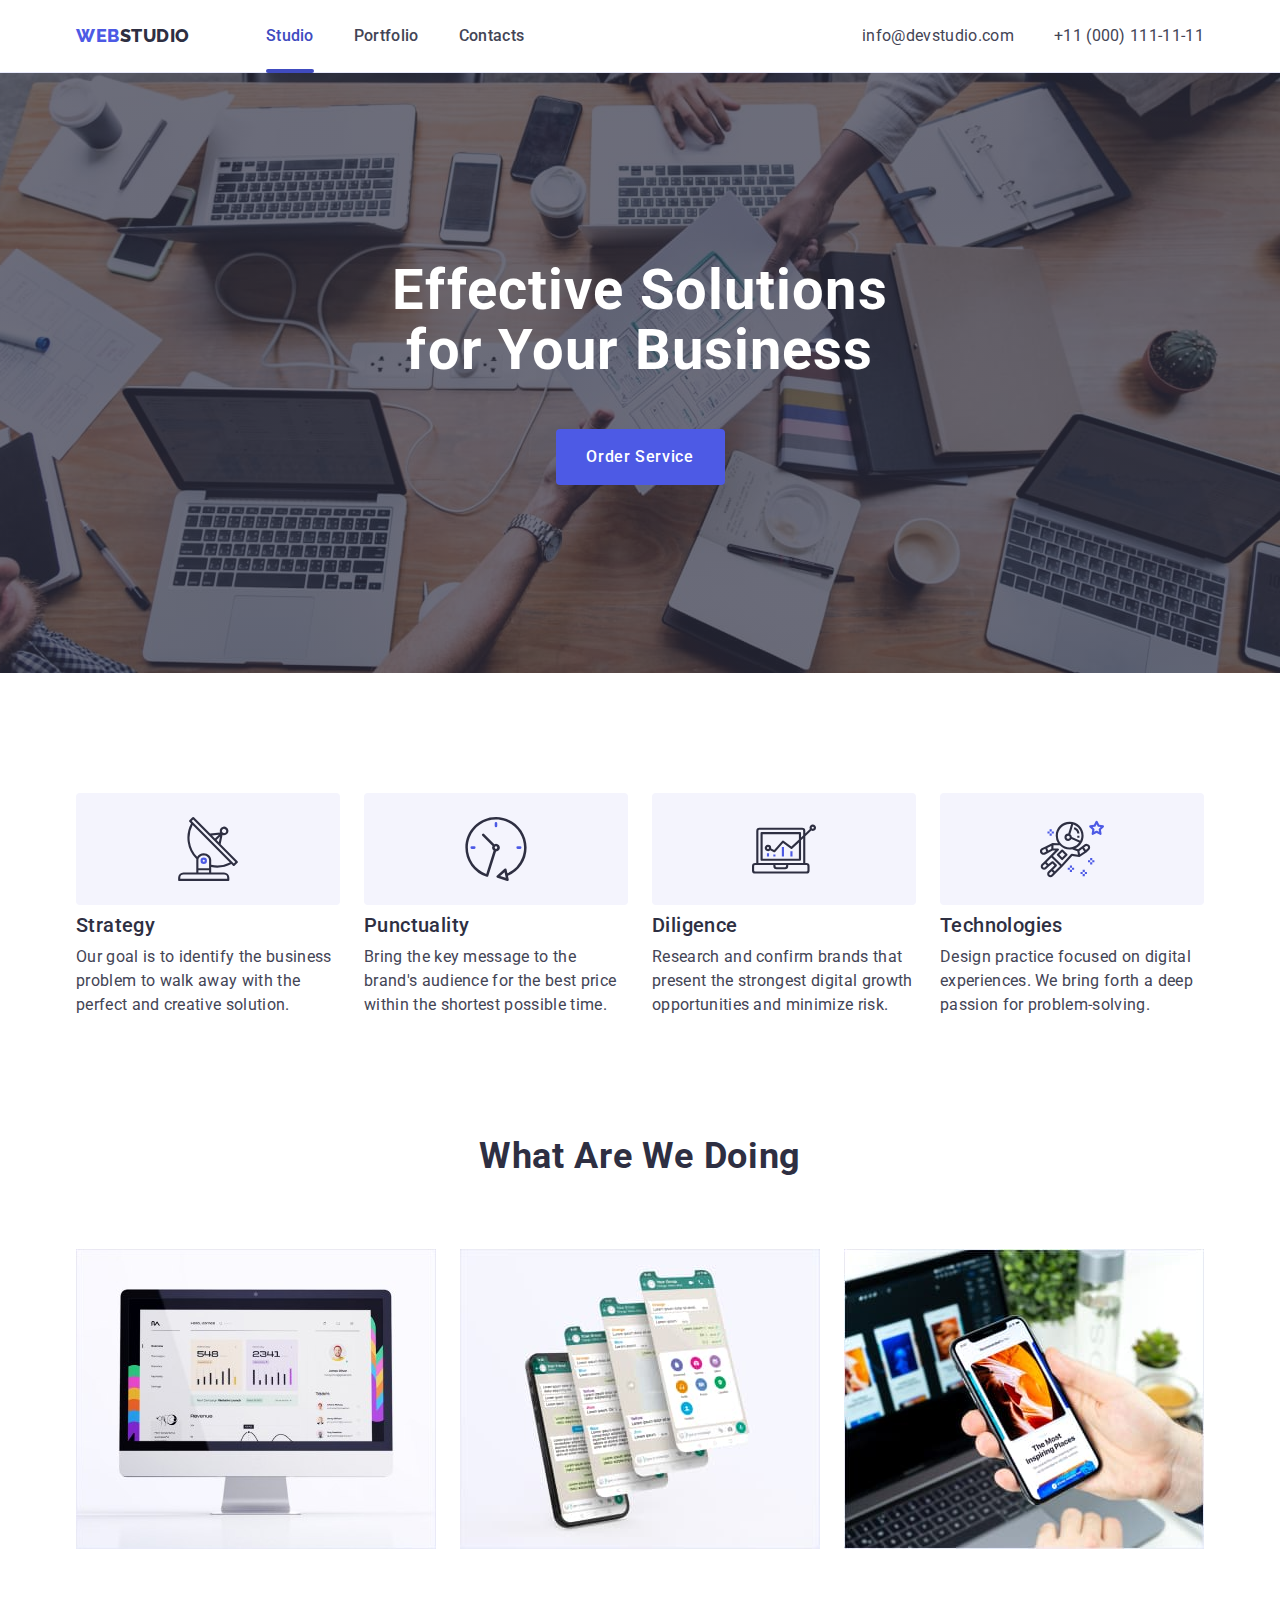
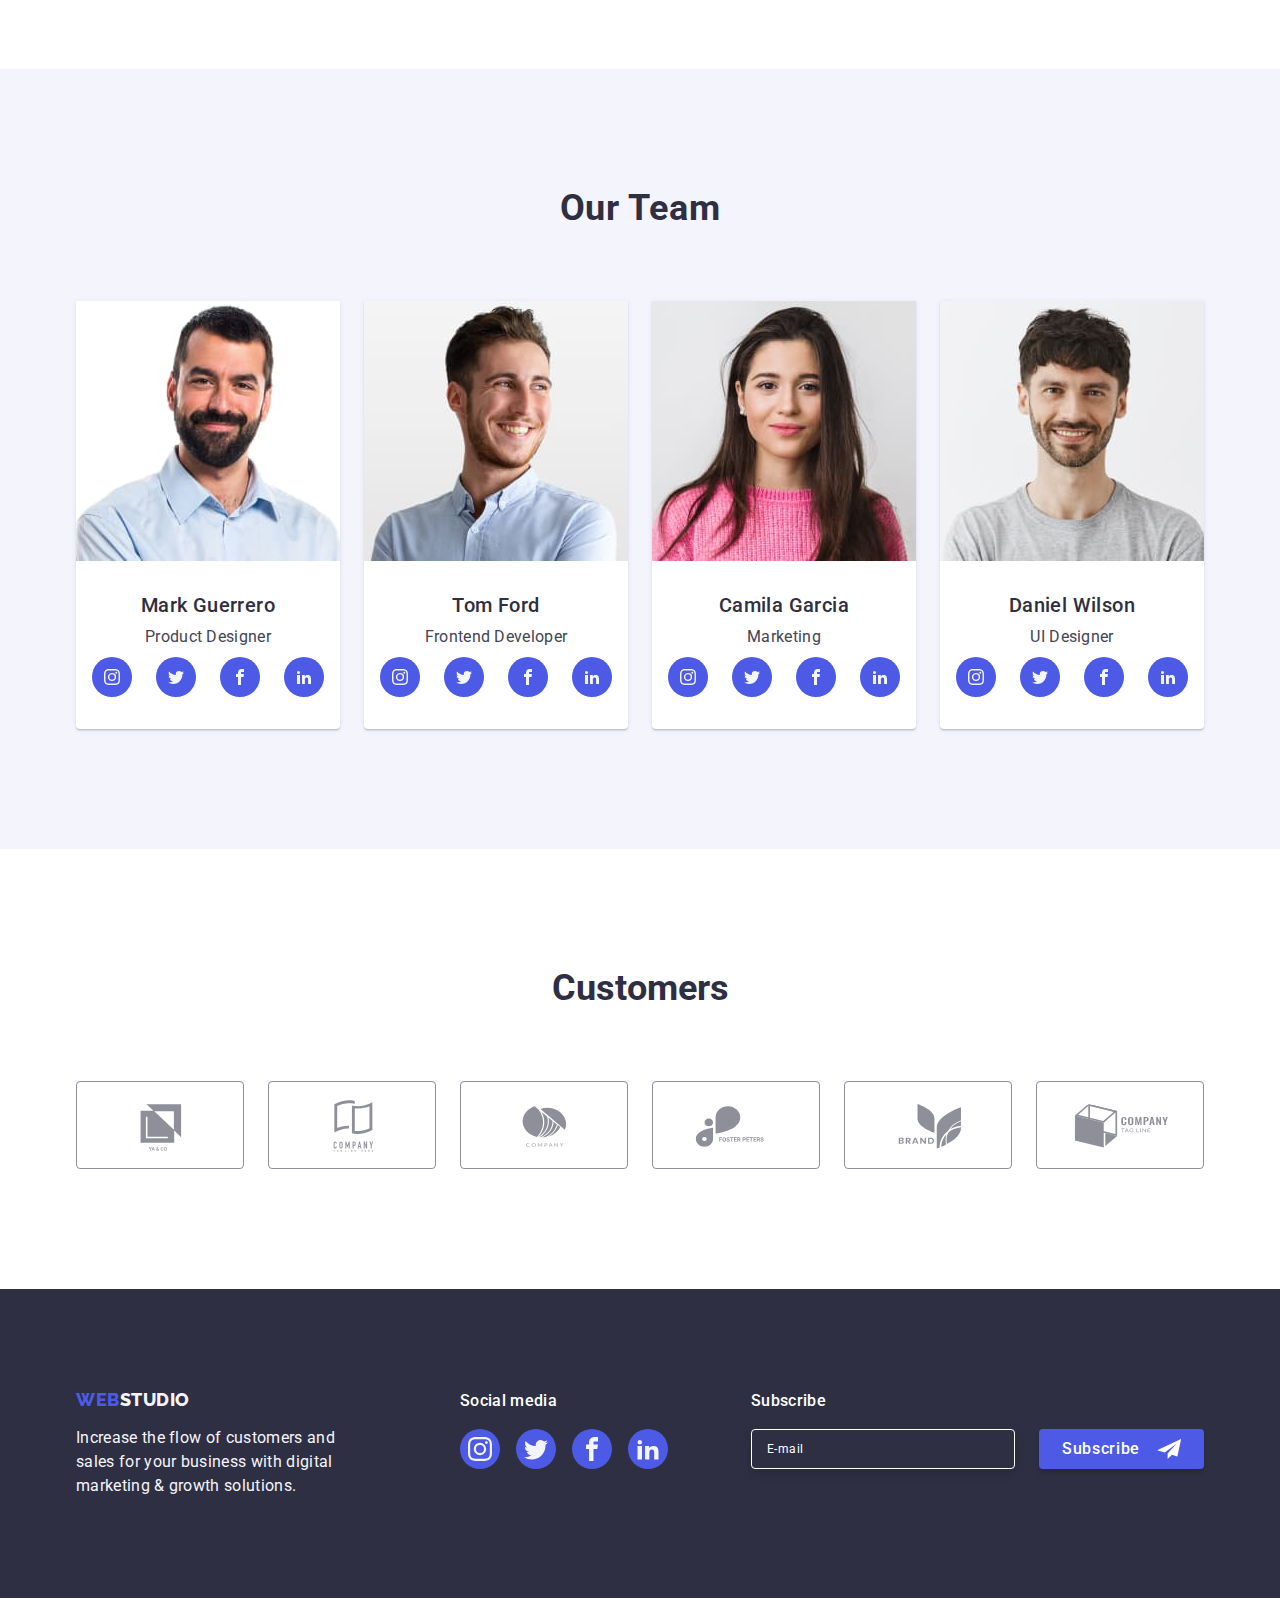
<file: index.html>
<!DOCTYPE html>
<html lang="en">

<head>
    <meta charset="UTF-8">
    <meta http-equiv="X-UA-Compatible" content="IE=edge">
    <meta name="viewport" content="width=device-width, initial-scale=1.0">
    <title>Document</title>
    <!--Fonts styles-->
    <link rel="preconnect" href="https://fonts.googleapis.com">
    <link rel="preconnect" href="https://fonts.gstatic.com" crossorigin>
    <link href="https://fonts.googleapis.com/css2?family=Raleway:wght@800&family=Roboto:wght@400;500;700&display=swap"
        rel="stylesheet">
    <link rel="stylesheet"
        href="https://cdnjs.cloudflare.com/ajax/libs/modern-normalize/1.1.0/modern-normalize.min.css">
    <!--Custom styles-->
    <link rel="stylesheet" href="./css/styles.css">
</head>

<body>
    <header class="head">
        <!--Logo-->
        <div class="container main-nav">
            <nav class="main-nav">
                <a href="index.html" class="logo link"> Web <span class="logo-item">Studio</span></a> <!--Logo-->
                <!--Menu Nav-->
                <ul class="menu-nav list">
                    <li class="item "><a href="./index.html" class="link active">Studio</a></li>
                    <li class="item"><a href="./portfolio.html" class="link">Portfolio</a></li>
                    <li class="item"><a href="" class="link">Contacts</a></li>
                </ul>
            </nav>
            <address class="address list">
                <ul class="contacts list">
                    <li class="item">
                        <a href="mailto:info@devstudio.com" class="link">info@devstudio.com</a>
                    </li>
                    <li class="item">
                        <a href="tel:+110001111111" class="link">+11 (000) 111-11-11</a>
                    </li>
                </ul>
            </address>
        </div>
    </header>
    <main>
        <!--Hero image-->
        <section class="page">
            <div class="container">
                <h1 class="title-logo">Effective Solutions for Your Business </h1>
                <button type="button" class="page-but" data-modal-open>Order Service</button>
            </div>

        </section>
        <!--section 1-->
        <section class="section-ab">
            <div class="container">
                <h2 class="slogan" hidden> Eror</h2>
                <ul class="list-ab list">
                    <!--Feature 1-->
                    <li class="item">
                        <div class="icon"><svg class="" width="64" height="64">
                                <use href="./images/icons.svg#icon-antenna"></use>
                            </svg></div>
                        <h3 class="title-fr">Strategy</h3>
                        <p class="paragraf">
                            Our goal is to identify the business problem to walk away with the perfect and creative
                            solution.
                        </p>
                    </li>
                    <!--Feature 2-->
                    <li class="item">
                        <div class="icon"><svg class="" width="64" height="64">
                                <use href="./images/icons.svg#icon-clock"></use>
                            </svg></div>
                        <h3 class="title-fr">Punctuality</h3>
                        <p class="paragraf">
                            Bring the key message to the brand's audience for the best price within the shortest
                            possible time.
                        </p>
                    </li>
                    <!--Feature 3-->
                    <li class="item">
                        <div class="icon"><svg class="" width="64" height="64">
                                <use href="./images/icons.svg#icon-diagram"></use>
                            </svg></div>

                        <h3 class="title-fr">Diligence</h3>
                        <p class="paragraf">
                            Research and confirm brands that present the strongest digital growth opportunities and
                            minimize risk.
                        </p>
                    </li>
                    <!--Feature 4-->
                    <li class="item">
                        <div class="icon"><svg class="" width="64" height="64">
                                <use href="./images/icons.svg#icon-astronaut"></use>
                            </svg></div>
                        <h3 class="title-fr">Technologies</h3>
                        <p class="paragraf">Design practice focused on digital experiences. We bring forth a deep
                            passion for problem-solving.</p>
                    </li>
                </ul>
            </div>
        </section>
        <!--section 2-->
        <section class="section-prod">
            <div class="container">
                <h2 class="title-ab-me">What are we doing</h2>
                <ul class="product list">
                    <li class="item"><img src="./images/Section2/Rectangle71-2.jpg" alt="Imac" width="360"></li>
                    <li class="item"><img src="./images/Section2/Rectangle71-1.jpg"
                            alt="Phone in which the functionality of the application is shown" width="360">
                    </li>
                    <li class="item"><img src="./images/Section2/Rectangle71.jpg"
                            alt="Phone in the foreground. On the back of a laptop" width="360">
                    </li>
                </ul>
            </div>
        </section>
        <!--section 3-->
        <section class="team">
            <div class="container">
                <h2 class="title-team">Our Team</h2>
                <ul class="team-li list">
                    <li class="item">
                        <img src="./images/Section3/img-3.jpg" alt="Man" width="264">
                        <div class="name">
                            <h3 class="title-team-name list">Mark Guerrero</h3>
                            <p class="paragraf list">Product Designer</p>
                            <ul class="social list">
                                <li class="list">
                                    <a href="" class="icon" target="_blank" rel="noopener noreferrer"
                                        aria-label="Instagram">
                                        <svg width="16" height="16" class="label">
                                            <use href="./images/icons.svg#icon-instagram"></use>
                                        </svg>
                                    </a>
                                </li>
                                <li class="list">
                                    <a href="" class="icon" target="_blank" rel="noopener noreferrer"
                                        aria-label="Twitter">
                                        <svg width="16" height="16" class="label">
                                            <use href="./images/icons.svg#icon-twitter"></use>
                                        </svg>
                                    </a>
                                </li>
                                <li class="list">
                                    <a href="" class="icon" target="_blank" rel="noopener noreferrer"
                                        aria-label="Facebook">
                                        <svg width="16" height="16" class="label">
                                            <use href="./images/icons.svg#icon-facebook"> </use>
                                        </svg>
                                    </a>
                                </li>
                                <li class="list">
                                    <a href="" class="icon" target="_blank" rel="noopener noreferrer"
                                        aria-label="Linkedin">
                                        <svg width="16" height="16" class="label">
                                            <use href="./images/icons.svg#icon-linkedin"> </use>
                                        </svg>
                                    </a>
                                </li>
                            </ul>
                        </div>

                    </li>
                    <li class="item">
                        <img src="./images/Section3/img-2.jpg" alt="Man" width="264">
                        <div class="name">
                            <h3 class="title-team-name list">Tom Ford</h3>
                            <p class="paragraf list">Frontend Developer</p>
                            <ul class="social list">
                                <li class="list">
                                    <a href="" class="icon" target="_blank" rel="noopener noreferrer"
                                        aria-label="Instagram">
                                        <svg width="16" height="16" class="label">
                                            <use href="./images/icons.svg#icon-instagram"></use>
                                        </svg>
                                    </a>
                                </li>
                                <li class="list">
                                    <a href="" class="icon" target="_blank" rel="noopener noreferrer"
                                        aria-label="Twitter">
                                        <svg width="16" height="16" class="label">
                                            <use href="./images/icons.svg#icon-twitter"></use>
                                        </svg>
                                    </a>
                                </li>
                                <li class="list">
                                    <a href="" class="icon" target="_blank" rel="noopener noreferrer"
                                        aria-label="Facebook">
                                        <svg width="16" height="16" class="label">
                                            <use href="./images/icons.svg#icon-facebook"> </use>
                                        </svg>
                                    </a>
                                </li>
                                <li class="list">
                                    <a href="" class="icon" target="_blank" rel="noopener noreferrer"
                                        aria-label="Linkedin">
                                        <svg width="16" height="16" class="label">
                                            <use href="./images/icons.svg#icon-linkedin"> </use>
                                        </svg>
                                    </a>
                                </li>
                            </ul>
                        </div>
                    </li>
                    <li class="item">
                        <img src="./images/Section3/img-1.jpg" alt="Women" width="264">
                        <div class="name">
                            <h3 class="title-team-name list">Camila Garcia</h3>
                            <p class="paragraf list">Marketing</p>
                            <ul class="social list">
                                <li class="list">
                                    <a href="" class="icon" target="_blank" rel="noopener noreferrer"
                                        aria-label="Instagram">
                                        <svg width="16" height="16" class="label">
                                            <use href="./images/icons.svg#icon-instagram"></use>
                                        </svg>
                                    </a>
                                </li>
                                <li class="list">
                                    <a href="" class="icon" target="_blank" rel="noopener noreferrer"
                                        aria-label="Twitter">
                                        <svg width="16" height="16" class="label">
                                            <use href="./images/icons.svg#icon-twitter"></use>
                                        </svg>
                                    </a>
                                </li>
                                <li class="list">
                                    <a href="" class="icon" target="_blank" rel="noopener noreferrer"
                                        aria-label="Facebook">
                                        <svg width="16" height="16" class="label">
                                            <use href="./images/icons.svg#icon-facebook"> </use>
                                        </svg>
                                    </a>
                                </li>
                                <li class="list">
                                    <a href="" class="icon" target="_blank" rel="noopener noreferrer"
                                        aria-label="Linkedin">
                                        <svg width="16" height="16" class="label">
                                            <use href="./images/icons.svg#icon-linkedin"> </use>
                                        </svg>
                                    </a>
                                </li>
                            </ul>
                        </div>
                    </li>
                    <li class="item">
                        <img src="./images/Section3/img.jpg" alt="Man" width="264">
                        <div class="name">
                            <h3 class="title-team-name list">Daniel Wilson</h3>
                            <p class="paragraf list">UI Designer</p>
                            <ul class="social list">
                                <li class="list">
                                    <a href="" class="icon" target="_blank" rel="noopener noreferrer"
                                        aria-label="Instagram">
                                        <svg width="16" height="16" class="label">
                                            <use href="./images/icons.svg#icon-instagram"></use>
                                        </svg>
                                    </a>
                                </li>
                                <li class="list">
                                    <a href="" class="icon" target="_blank" rel="noopener noreferrer"
                                        aria-label="Twitter">
                                        <svg width="16" height="16" class="label">
                                            <use href="./images/icons.svg#icon-twitter"></use>
                                        </svg>
                                    </a>
                                </li>
                                <li class="list">
                                    <a href="" class="icon" target="_blank" rel="noopener noreferrer"
                                        aria-label="Facebook">
                                        <svg width="16" height="16" class="label">
                                            <use href="./images/icons.svg#icon-facebook"> </use>
                                        </svg>
                                    </a>
                                </li>
                                <li class="list">
                                    <a href="" class="icon" target="_blank" rel="noopener noreferrer"
                                        aria-label="Linkedin">
                                        <svg width="16" height="16" class="label">
                                            <use href="./images/icons.svg#icon-linkedin"> </use>
                                        </svg>
                                    </a>
                                </li>
                            </ul>
                        </div>
                    </li>
                </ul>
            </div>
        </section>
        <section class="customers">
            <div class="container">
                <h2 class="title  list">Customers</h2>
                <ul class="clients list">
                    <li class="item">
                        <a href="" class="link" target="_blank" rel="noopener noreferrer" aria-label="client-1">
                            <svg class="icon" width="104" height="56">
                                <use href="./images/icons.svg#icon-Logo"></use>
                            </svg>
                        </a>
                    </li>
                    <li class="item">
                        <a href="" class="link" target="_blank" rel="noopener noreferrer" aria-label="client-2">
                            <svg class="icon" width="104" height="56">
                                <use href="./images/icons.svg#icon-Logo-1"></use>
                            </svg>
                        </a>
                    </li>
                    <li class="item">
                        <a href="" class="link" target="_blank" rel="noopener noreferrer" aria-label="client-3">
                            <svg class="icon" width="104" height="56">
                                <use href="./images/icons.svg#icon-Logo-2"></use>
                            </svg>
                        </a>
                    </li>
                    <li class="item">
                        <a href="" class="link" target="_blank" rel="noopener noreferrer" aria-label="client-4">
                            <svg class="icon" width="104" height="56">
                                <use href="./images/icons.svg#icon-Logo-3"></use>
                            </svg>
                        </a>
                    </li>
                    <li class="item">
                        <a href="" class="link" target="_blank" rel="noopener noreferrer" aria-label="client-5">
                            <svg class="icon" width="104" height="56">
                                <use href="./images/icons.svg#icon-Logo-4"></use>
                            </svg>
                        </a>
                    </li>
                    <li class="item">
                        <a href="" class="link" target="_blank" rel="noopener noreferrer" aria-label="client-6">
                            <svg class="icon" width="104" height="56">
                                <use href="./images/icons.svg#icon-Logo-5"></use>
                            </svg>
                        </a>
                    </li>
                </ul>
            </div>
        </section>
    </main>
    <!--footer-->
    <footer class="footer">
        <div class="main-footer container">
            <div class="description"><a href="./index.html" class="logo-fr list">Web<span
                        class="logo-item">Studio</span> </a>
                <!--Logo-->
                <p class="fr-text list">Increase the flow of customers and sales for your business with digital
                    marketing &
                    growth solutions.</p>
            </div>
            <div class="social-ft">
                <p class="title list">Social media</p>
                <ul class="social list">
                    <li class="item">
                        <a href="" class="icon" target="_blank" rel="noopener noreferrer" aria-label="Instagram">
                            <svg width="24" height="24" class="label">
                                <use href="./images/icons.svg#icon-instagram"></use>
                            </svg>
                        </a>
                    </li>
                    <li class="item">
                        <a href="" class="icon" target="_blank" rel="noopener noreferrer" aria-label="Twitter">
                            <svg width="24" height="24" class="label">
                                <use href="./images/icons.svg#icon-twitter"></use>
                            </svg>
                        </a>
                    </li>
                    <li class="item">
                        <a href="" class="icon" target="_blank" rel="noopener noreferrer" aria-label="Facebook">
                            <svg width="24" height="24" class="label">
                                <use href="./images/icons.svg#icon-facebook"> </use>
                            </svg>
                        </a>
                    </li>
                    <li class="item">
                        <a href="" class="icon" target="_blank" rel="noopener noreferrer" aria-label="Linkedin">
                            <svg width="24" height="24" class="label">
                                <use href="./images/icons.svg#icon-linkedin"> </use>
                            </svg>
                        </a>
                    </li>
                </ul>
            </div>
            <div class="e-mail">
                <p class="title list">Subscribe</p>
                <form class="subscribe" autocomplete="on" novalidate>
                    <label class="form-sub">
                        <input type="email" class="form-input" placeholder=" ">
                        <span class="name">E-mail</span>
                    </label>

                    <button type="submit" class="btn">Subscribe
                        <svg class="icon" width="24" height="20">
                            <use href="./images/icons.svg#icon-tg"></use>
                        </svg></button>
                </form>
            </div>

        </div>
    </footer>
    <!-- backdrop -->
    <div class="backdrop is-hidden" data-modal>
        <div class="modal">
            <button class="btn" type="button" data-modal-close><svg class="icon" width="8" height="8">
                    <use href="./images/icons.svg#icon-close"></use>
                </svg></button>
            <h2 class="paragraf list">Leave your contacts and we will call you back</h2>
            <form name="call-back" autocomplete="on" novalidate class="call-back">
                <label class="form-field" for="name">Name</label>
                <div class="form"><input type="text" name="name" class="form-input" id="name">
                    <svg class="icon" width="18" height="24">
                        <use href="./images/icons.svg#icon-person"></use>
                    </svg>
                </div>
                <label class="form-field" for="phone">Phone </label>
                <div class="form"><input type="tel" name="phone" class="form-input" id="phone">
                    <svg class="icon" width="18" height="24">
                        <use href="./images/icons.svg#icon-phone"></use>
                    </svg>
                </div>
                <label class="form-field" for="email">Email </label>
                <div class="form"><input type="email" name="email" class="form-input" id="email">
                    <svg class="icon" width="18" height="24">
                        <use href="./images/icons.svg#icon-email"></use>
                    </svg>
                </div>
                <label class="form-field" for="cmt">Comment </label> <textarea name="comment" rows="7"
                    placeholder="Text input" class="form-input-cmd"></textarea>
            </form>
            <label class="check">
                <input type="checkbox" name="checkbox" class="check-input" id="cmt">
                <svg class="custom-check" width="16" height="16">
                    <use href="./images/icons.svg#icon-uncheked" class="unchecked"></use>
                    <use href="./images/icons.svg#icon-cheked" class="checked"></use>
                </svg>
                <span class="text">I accept the terms and conditions of the <a href="" class="link">Privacy
                        Policy</a>
                </span>
            </label>
            <button type="submit" class="btn-send">Send</button>
        </div>
    </div>
    <script src="./js/modal.js"></script>
</body>

</html>
</file>
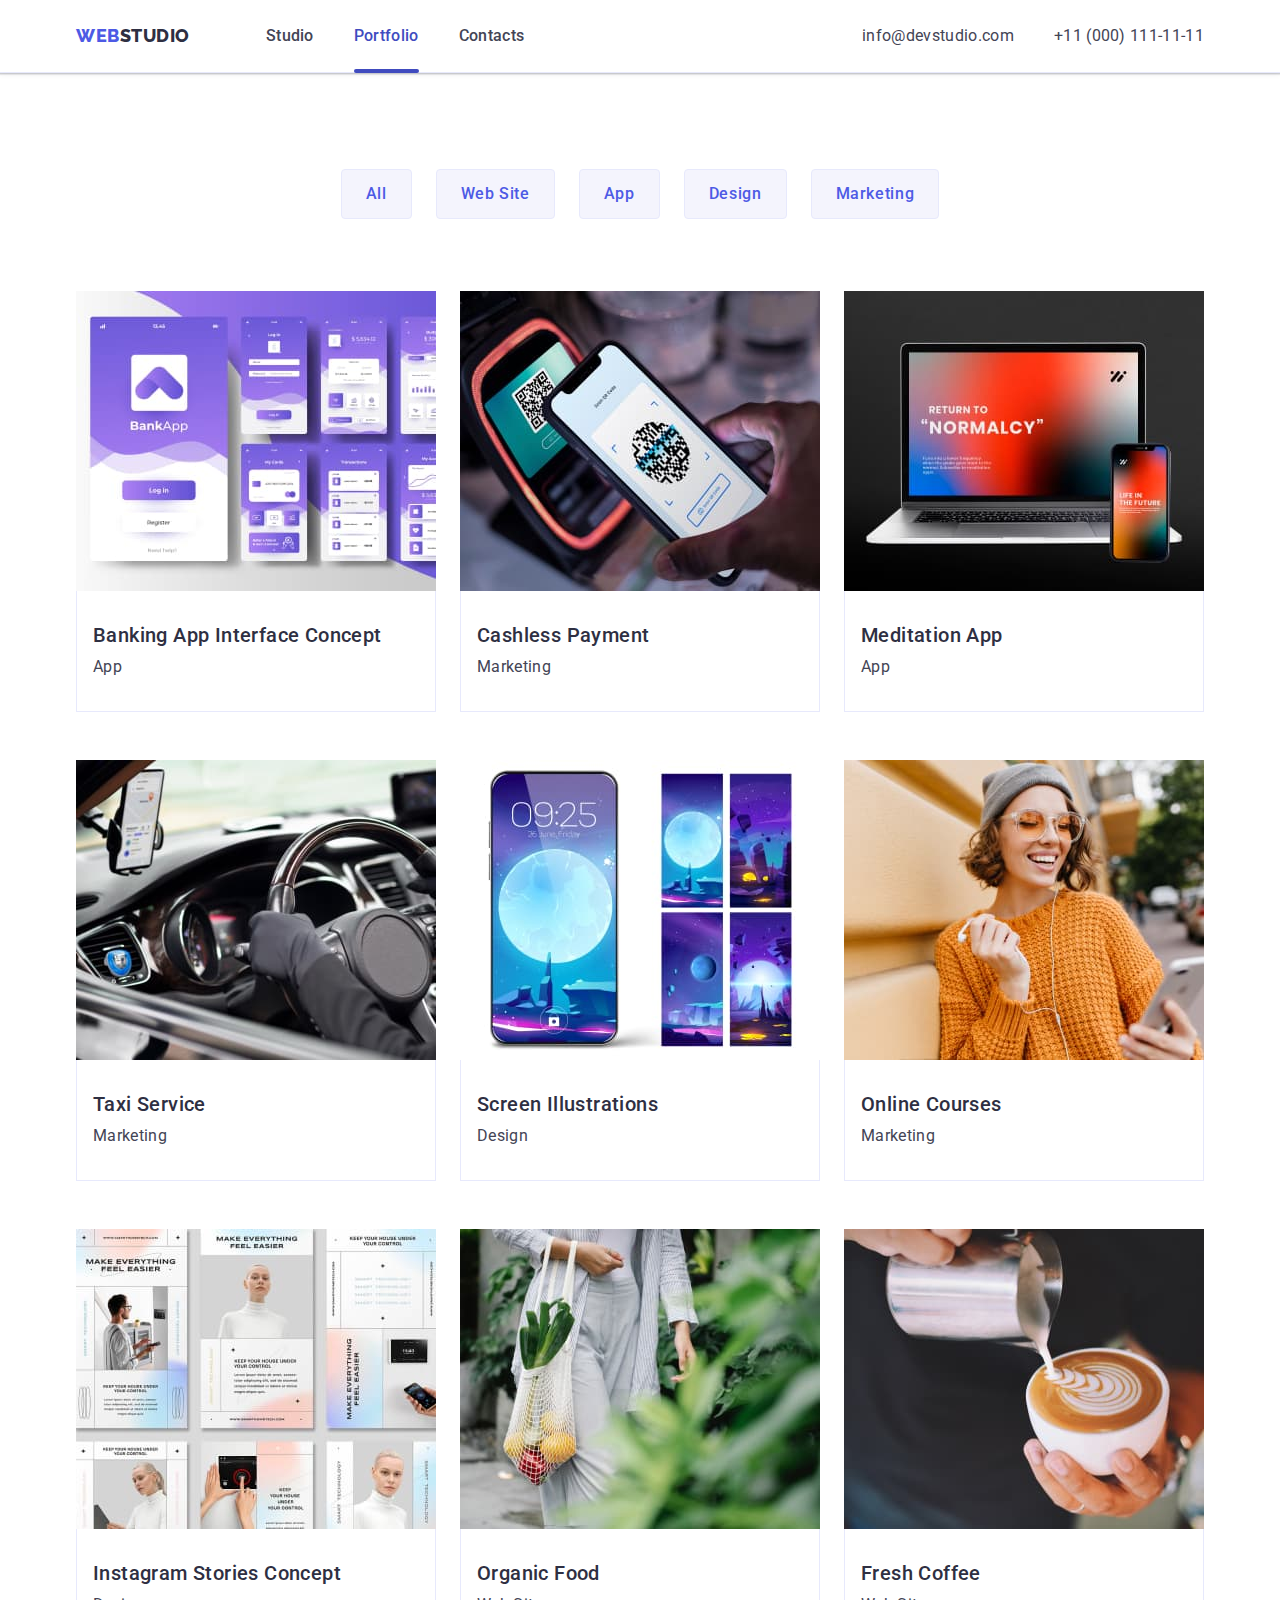
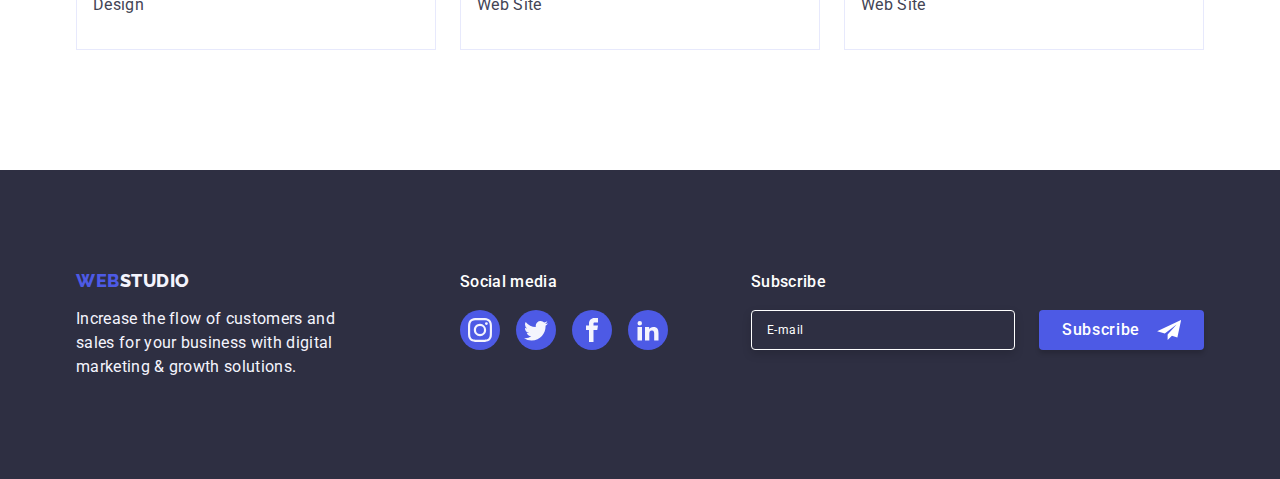
<file: portfolio.html>
<!DOCTYPE html>
<html lang="en">

<head>
    <meta charset="UTF-8">
    <meta http-equiv="X-UA-Compatible" content="IE=edge">
    <meta name="viewport" content="width=device-width, initial-scale=1.0">
    <title>Document</title>
    <!--Fonts styles-->
    <link rel="preconnect" href="https://fonts.googleapis.com">
    <link rel="preconnect" href="https://fonts.gstatic.com" crossorigin>
    <link href="https://fonts.googleapis.com/css2?family=Raleway:wght@800&family=Roboto:wght@400;500;700&display=swap"
        rel="stylesheet">
    <link rel="stylesheet"
        href="https://cdnjs.cloudflare.com/ajax/libs/modern-normalize/1.1.0/modern-normalize.min.css">
    <!--Custom styles-->
    <link rel="stylesheet" href="./css/styles.css">
</head>

<body>
    <header class="head">
        <!--Logo-->
        <div class="container main-nav">
            <nav class="main-nav">
                <a href="index.html" class="logo link"> Web <span class="logo-item">Studio</span></a> <!--Logo-->
                <!--Menu Nav-->
                <ul class="menu-nav list">
                    <li class="item"><a href="./index.html" class="link ">Studio</a></li>
                    <li class="item"><a href="./portfolio.html" class="link active">Portfolio</a></li>
                    <li class="item"><a href="" class="link ">Contacts</a></li>
                </ul>
            </nav>
            <address class="address list">
                <ul class="contacts list">
                    <li class="item">
                        <a href="mailto:info@devstudio.com" class="link">info@devstudio.com</a>
                    </li>
                    <li class="item">
                        <a href="tel:+110001111111" class="link">+11 (000) 111-11-11</a>
                    </li>
                </ul>
            </address>
        </div>
    </header>
    <main>
        <section class="portfolio">
            <!--Filters-->
            <div class=" container">
                <h1 hidden>eror</h1>
                <ul class="filters list">
                    <li class="item">
                        <button type="button" class="btn"> All </button>
                    </li>
                    <li class="item">
                        <button type="button" class="btn"> Web Site</button>
                    </li>
                    <li class="item">
                        <button type="button" class="btn"> App</button>
                    </li>
                    <li class="item">
                        <button type="button" class="btn">Design</button>
                    </li>
                    <li class="item">
                        <button type="button" class="btn">Marketing</button>
                    </li>
                </ul>

                <!--Row1-->
                <ul class="row list">
                    <li class="item">
                        <a href="" class="desc ">
                            <div class="overlay">
                                <img class="img" src="./images/Row1/img-2.jpg" alt="BankApp" width="360">
                                <p class="title list">14 Stylish and User-Friendly App Design Concepts · Task
                                    Manager
                                    App
                                    · Calorie
                                    Tracker App · Exotic Fruit Ecommerce App ·
                                    Cloud Storage App
                                </p>
                            </div>
                            <div class="info">
                                <h2 class="title-desc list">Banking App Interface Concept</h2>
                                <p class="paragraf list">App</p>
                            </div>
                        </a>

                    </li>
                    <li class="item">
                        <a href="" class="desc ">
                            <div class="overlay"><img class="img" src="./images/Row1/img-1.jpg" alt="Qr" width="360">
                                <p class="title list">14 Stylish and User-Friendly App Design Concepts · Task
                                    Manager
                                    App
                                    · Calorie
                                    Tracker App · Exotic Fruit Ecommerce App ·
                                    Cloud Storage App
                                </p>
                            </div>
                            <div class="info">
                                <h2 class="title-desc list">Cashless Payment</h2>
                                <p class="paragraf list">Marketing</p>
                            </div>
                        </a>

                    </li>
                    <li class="item">
                        <a href="" class="desc ">
                            <div class="overlay"><img class="img" src="./images/Row1/img.jpg" alt="Return to normalcy"
                                    width="360">
                                <p class="title list">14 Stylish and User-Friendly App Design Concepts · Task
                                    Manager
                                    App
                                    · Calorie
                                    Tracker App · Exotic Fruit Ecommerce App ·
                                    Cloud Storage App
                                </p>
                            </div>
                            <div class="info">
                                <h2 class="title-desc list">Meditation App</h2>
                                <p class="paragraf list">App</p>
                            </div>
                        </a>

                    </li>
                    <li class="item">
                        <a href="" class="desc ">
                            <div class="overlay"><img class="img" src="./images/Row2/img-2.jpg" alt="Taxi" width="360">
                                <p class="title list">14 Stylish and User-Friendly App Design Concepts · Task
                                    Manager
                                    App
                                    · Calorie
                                    Tracker App · Exotic Fruit Ecommerce App ·
                                    Cloud Storage App
                                </p>
                            </div>
                            <div class="info">
                                <h2 class="title-desc list">Taxi Service</h2>
                                <p class="paragraf list">Marketing</p>
                            </div>
                        </a>

                    </li>
                    <li class="item">
                        <a href="" class="desc ">
                            <div class="overlay"><img class="img" src="./images/Row2/img-1.jpg"
                                    alt="Screen Illustrations" width="360">
                                <p class="title list">14 Stylish and User-Friendly App Design Concepts · Task
                                    Manager
                                    App
                                    · Calorie
                                    Tracker App · Exotic Fruit Ecommerce App ·
                                    Cloud Storage App
                                </p>
                            </div>
                            <div class="info">
                                <h2 class="title-desc list">Screen Illustrations</h2>
                                <p class="paragraf list">Design</p>
                            </div>
                        </a>

                    </li>
                    <li class="item">
                        <a href="" class="desc ">
                            <div class="overlay"><img class="img" src="./images/Row2/img.jpg" alt="Women" width="360">
                                <p class="title list">14 Stylish and User-Friendly App Design Concepts · Task
                                    Manager
                                    App
                                    · Calorie
                                    Tracker App · Exotic Fruit Ecommerce App ·
                                    Cloud Storage App
                                </p>
                            </div>
                            <div class="info">
                                <h2 class="title-desc list">Online Courses</h2>
                                <p class="paragraf list">Marketing</p>
                            </div>
                        </a>

                    </li>
                    <li class="item">
                        <a href="" class="desc ">
                            <div class="overlay"><img class="img" src="./images/Row3/img-2.jpg" alt="Instagram Stories"
                                    width="360">
                                <p class="title list">14 Stylish and User-Friendly App Design Concepts · Task
                                    Manager
                                    App
                                    · Calorie
                                    Tracker App · Exotic Fruit Ecommerce App ·
                                    Cloud Storage App
                                </p>
                            </div>
                            <div class="info">
                                <h2 class="title-desc list">Instagram Stories Concept</h2>
                                <p class="paragraf list">Design</p>
                            </div>
                        </a>

                    </li>
                    <li class="item">
                        <a href="" class="desc ">
                            <div class="overlay"><img class="img" src="./images/Row3/img-1.jpg" alt="Food" width="360">
                                <p class="title list">14 Stylish and User-Friendly App Design Concepts · Task
                                    Manager
                                    App
                                    · Calorie
                                    Tracker App · Exotic Fruit Ecommerce App ·
                                    Cloud Storage App
                                </p>
                            </div>
                            <div class="info">
                                <h2 class="title-desc list">Organic Food</h2>
                                <p class="paragraf list">Web Site</p>
                            </div>
                        </a>

                    </li>
                    <li class="item">
                        <a href="" class="desc ">
                            <div class="overlay"><img class="img" src="./images/Row3/img.jpg" alt="Coffee" width="360">
                                <p class="title list">14 Stylish and User-Friendly App Design Concepts · Task
                                    Manager
                                    App
                                    · Calorie
                                    Tracker App · Exotic Fruit Ecommerce App ·
                                    Cloud Storage App
                                </p>
                            </div>
                            <div class="info">
                                <h2 class="title-desc list">Fresh Coffee</h2>
                                <p class="paragraf list">Web Site</p>
                            </div>
                        </a>

                    </li>
                </ul>
            </div>
        </section>
    </main>
    <!--footer-->
    <footer class="footer">
        <div class="main-footer container">
            <div class="description"><a href="./index.html" class="logo-fr list">Web<span
                        class="logo-item">Studio</span>
                </a>
                <!--Logo-->
                <p class="fr-text list">Increase the flow of customers and sales for your business with digital
                    marketing &
                    growth solutions.</p>
            </div>
            <div class="social-ft">
                <p class="title list">Social media</p>
                <ul class="social list">
                    <li class="item">
                        <a href="" class="icon" target="_blank" rel="noopener noreferrer" aria-label="Instagram">
                            <svg width="24" height="24" class="label">
                                <use href="./images/icons.svg#icon-instagram"></use>
                            </svg>
                        </a>
                    </li>
                    <li class="item">
                        <a href="" class="icon" target="_blank" rel="noopener noreferrer" aria-label="Twitter">
                            <svg width="24" height="24" class="label">
                                <use href="./images/icons.svg#icon-twitter"></use>
                            </svg>
                        </a>
                    </li>
                    <li class="item">
                        <a href="" class="icon" target="_blank" rel="noopener noreferrer" aria-label="Facebook">
                            <svg width="24" height="24" class="label">
                                <use href="./images/icons.svg#icon-facebook"> </use>
                            </svg>
                        </a>
                    </li>
                    <li class="item">
                        <a href="" class="icon" target="_blank" rel="noopener noreferrer" aria-label="Linkedin">
                            <svg width="24" height="24" class="label">
                                <use href="./images/icons.svg#icon-linkedin"> </use>
                            </svg>
                        </a>
                    </li>
                </ul>
            </div>
            <div class="e-mail">
                <p class="title list">Subscribe</p>
                <form class="subscribe" autocomplete="on" novalidate>
                    <label class="form-sub">
                        <input type="email" class="form-input" placeholder=" ">
                        <span class="name">E-mail</span>
                    </label>
                    <label>
                        <button type="submit" class="btn">Subscribe
                            <svg class="icon" width="24" height="20">
                                <use href="./images/icons.svg#icon-tg"></use>
                            </svg></button></label>
                </form>
            </div>
        </div>

    </footer>
</body>

</html>
</file>
<file: css/styles.css>
:root {
  /* Fonts*/
  --main-tex: "Roboto", sans-serif;
  --second-tex: "Raleway", sans-serif;

  /* Colors*/
  --color-primary: #4d5ae5;
  --color-pressed-st: #404bbf;
  --color-dark: #2e2f42;
  --color-success: #31d0aa;
  --color-text: #434455;
  --color-subtle-text: #8e8f99;
  --color-accent: #e7e9fc;
  --color-light: #f4f4fd;
  --color-overlay: rgba(46, 47, 66, 0.4);
  --color-hero-im-bk: #2e2f42;
  --color-white-bk: #ffffff;
  --color-modal-bk: #fcfcfc;
}
.list {
  list-style: none;
  padding: 0;
  margin: 0;
}
.container {
  width: 1158px;
  margin-left: auto;
  margin-right: auto;
  padding-left: 15px;
  padding-right: 15px;
}
img {
  display: block;
}
body {
  margin: 0;
  font-family: var(--main-tex);
  color: var(--color-text);
  background-color: var(--color-white-bk);
}
/* backdrop */
.backdrop {
  position: fixed;
  top: 0;
  left: 0;
  width: 100%;
  height: 100%;

  transition: opacity 250ms cubic-bezier(0.4, 0, 0.2, 1),
    visibility 250ms cubic-bezier(0.4, 0, 0.2, 1);
  background-color: var(--color-overlay);
}
.backdrop.is-hidden {
  opacity: 0;
  pointer-events: none;
  visibility: hidden;
}
.modal {
  position: absolute;
  top: 50%;
  left: 50%;
  transform: translate(-50%, -50%);
  width: 408px;
  min-height: 585px;

  transition: transform 250ms cubic-bezier(0.4, 0, 0.2, 1);
  background-color: var(--color-modal-bk);
  box-shadow: 0px 1px 1px rgba(0, 0, 0, 0.14), 0px 1px 3px rgba(0, 0, 0, 0.12),
    0px 2px 1px rgba(0, 0, 0, 0.2);
  border-radius: 4px;
  padding: 72px 24px 24px;
}
.modal .btn {
  position: absolute;
  top: 24px;
  right: 24px;
  width: 24px;
  height: 24px;
  display: flex;
  align-items: center;
  justify-content: center;
  padding: 0;

  transition: background-color 250ms cubic-bezier(0.4, 0, 0.2, 1),
    border 250ms cubic-bezier(0.4, 0, 0.2, 1),
    color 250ms cubic-bezier(0.4, 0, 0.2, 1);

  background-color: var(--color-accent);
  color: var(--color-dark);
  border: 1px solid rgba(0, 0, 0, 0.1);
  border-radius: 50%;
  cursor: pointer;
}
.modal .icon {
  fill: currentColor;
  transition: fill 250ms cubic-bezier(0.4, 0, 0.2, 1);
}
.modal .btn:focus,
.modal .btn:hover {
  color: var(--color-white-bk);
  background-color: var(--color-pressed-st);
  border: none;
}
.modal .paragraf {
  font-family: var(--main-tex);
  font-style: normal;
  font-weight: 500;
  font-size: 16px;
  line-height: 1.5;
  letter-spacing: 0.02em;
  text-align: center;
  color: var(--color-dark);
  margin-bottom: 16px;
}
.call-back .form-field {
  display: flex;
  flex-direction: column;

  font-style: normal;
  font-weight: 400;
  font-size: 12px;
  line-height: 1.17;
  letter-spacing: 0.04em;
  color: var(--color-subtle-text);
}
.call-back .form-field:not(:first-child) {
  margin-top: 8px;
}
.call-back .form-input {
  width: 360px;
  height: 40px;

  border: 1px solid var(--color-overlay);
  border-radius: 4px;

  padding-left: 38px;
  outline: none;
  transition: border 250ms cubic-bezier(0.4, 0, 0.2, 1);
}
.call-back .form-input-cmd {
  min-height: 120px;
  width: 360px;
  margin-top: 4px;
  padding: 8px 16px;

  resize: none;
  outline: none;
  border: 1px solid var(--color-overlay);
  border-radius: 4px;
}
.call-back .form-input-cmd:placeholder-shown {
  padding: 8px 0px 0px 16px;
}
.call-back .form {
  position: relative;
  margin-top: 4px;
}
.call-back .form .icon {
  position: absolute;
  top: 50%;
  left: 16px;
  transform: translateY(-50%);

  fill: var(--color-dark);
  transition: fill 250ms cubic-bezier(0.4, 0, 0.2, 1);
  pointer-events: none;
}
.call-back .form-input:focus,
.call-back .form-input-cmd:focus {
  border: 1px solid var(--color-primary);
  border-radius: 4px;
}
.call-back .form-input:focus + .icon {
  fill: var(--color-primary);
}

.modal .check {
  margin-top: 16px;

  display: inline-flex;
  justify-content: center;
  align-items: center;
}
.check .check-input {
  appearance: none;
}
.custom-check .unchecked {
  stroke: var(--color-overlay);
  fill: var(--color-white-bk);
  opacity: 1;
  transition: all 250ms cubic-bezier(0.4, 0, 0.2, 1);
}
.checked {
  opacity: 0;
  transition: all 250ms cubic-bezier(0.4, 0, 0.2, 1);
}
.check-input:checked + .custom-check > .unchecked {
  opacity: 0;
}
.check-input:checked + .custom-check > .checked {
  opacity: 1;
}
.check .text {
  color: var(--color-subtle-text);
  font-style: normal;
  font-weight: 400;
  font-size: 12px;
  line-height: 1.17;
  letter-spacing: 0.04em;

  margin-left: 10px;
  margin-right: auto;
}
.check .link {
  color: var(--color-primary);
}
.modal .btn-send {
  display: block;
  margin-top: 24px;
  margin-right: auto;
  margin-left: auto;
  width: 169px;
  height: 56px;

  background-color: var(--color-primary);
  color: var(--color-white-bk);
  border: none;
  box-shadow: 0px 4px 4px rgba(0, 0, 0, 0.15);
  border-radius: 4px;
  cursor: pointer;
  font-style: normal;
  font-weight: 500;
  font-size: 16px;
  line-height: 1.5;
  align-items: center;
  text-align: center;
  letter-spacing: 0.04em;
  transition: background-color 250ms cubic-bezier(0.4, 0, 0.2, 1);
  outline: none;
}
.modal .btn-send:focus,
.modal .brn-send:hover {
  background-color: var(--color-pressed-st);
}
/*header*/
.head {
  border-bottom: 1px solid var(--color-accent);
  box-shadow: 0px 2px 1px rgba(46, 47, 66, 0.08),
    0px 1px 1px rgba(46, 47, 66, 0.16), 0px 1px 6px rgba(46, 47, 66, 0.08);
}
.main-nav {
  display: flex;
  align-items: center;
}
.logo {
  display: flex;
  margin-right: 76px;

  font-family: var(--second-tex);
  color: var(--color-primary);
  text-decoration: none;
  font-style: normal;
  font-weight: 800;
  font-size: 18px;
  line-height: 1.17;
  letter-spacing: 0.03em;
  text-transform: uppercase;
}
.logo-item {
  color: var(--color-hero-im-bk);
}
/* menu*/
.menu-nav .link {
  position: relative;

  display: block;
  padding-top: 24px;
  padding-bottom: 24px;

  transition: color 250ms cubic-bezier(0.4, 0, 0.2, 1);

  color: var(--color-darks);
  text-decoration: none;
}
.menu-nav .link:hover,
.menu-nav .link:focus,
.contacts .link:hover,
.contacts .link:focus {
  color: var(--color-pressed-st);
}
.menu-nav {
  display: flex;

  font-family: var(--main-tex);
  font-style: normal;
  font-weight: 500;
  font-size: 16px;
  line-height: 1.5;
  letter-spacing: 0.02em;
}
.menu-nav .item {
  margin-right: 40px;
}
.menu-nav .item:last-child {
  margin-right: 0;
}
.menu-nav .link::after {
  position: absolute;
  left: 0;
  bottom: -1px;

  content: "";
  display: block;
  width: 100%;
  height: 4px;

  background-color: var(--color-pressed-st);
  border-radius: 2px;
  transform: scaleX(0);
  transition: transform 250ms cubic-bezier(0.4, 0, 0.2, 1),
    color 250ms cubic-bezier(0.4, 0, 0.2, 1);
}
.menu-nav .link.active::after {
  transform: scalex(1);
}
.menu-nav .link.active {
  color: var(--color-pressed-st);
}
/* .menu-nav .item + .item {
  margin-left: 40px;
} */
/* contacts*/
.address {
  font-style: normal;
  margin-left: auto;
}
.contacts .link {
  transition: color 250ms cubic-bezier(0.4, 0, 0.2, 1);

  text-decoration: none;
  color: var(--color-text);
}

.contacts {
  display: flex;

  font-family: var(--main-tex);
  font-weight: 400;
  font-size: 16px;
  line-height: 1.5;
  letter-spacing: 0.02em;
}
.contacts .item {
  margin-right: 40px;
}
.contacts .item:last-child {
  margin-right: 0;
}
/* .contacts .item + .item {
  margin-left: 40px;
} */
/*index.html*/
/*Hero image*/
.page {
  height: 600px;
  max-width: 1440px;
  margin-left: auto;
  margin-right: auto;

  text-align: center;
  padding-top: 188px;
  padding-bottom: 188px;

  background-color: var(--color-dark);
  color: var(--color-white-bk);
  background-image: linear-gradient(
      rgba(46, 47, 66, 0.7),
      rgba(46, 47, 66, 0.7)
    ),
    url(../images/Hero/people-office.jpg);
  background-size: cover;
  background-repeat: no-repeat;
  background-position: center;
}

.title-logo {
  margin-bottom: 48px;
  max-width: 496px;
  margin-right: auto;
  margin-left: auto;

  margin-top: 0;
  font-style: normal;
  font-weight: 700;
  font-size: 56px;
  line-height: 1.07;
  letter-spacing: 0.02em;
}

.page-but {
  display: block;
  min-width: 169px;
  height: 56px;
  margin-right: auto;
  margin-left: auto;

  transition: background-color 250ms cubic-bezier(0.4, 0, 0.2, 1);

  font-family: var(--main-tex);
  background-color: var(--color-primary);
  color: white;
  border: none;
  font-style: normal;
  font-weight: 500;
  font-size: 16px;
  line-height: 1.5;
  letter-spacing: 0.04em;
  cursor: pointer;
  border-radius: 4px;
}
.page-but:hover,
.page-but:focus {
  background-color: var(--color-pressed-st);
}

/*section 1*/
.section-ab {
  padding-top: 120px;
  padding-bottom: 120px;
}
.title-fr {
  margin-top: 0;
  margin-bottom: 8px;
  color: var(--color-dark);
  font-style: normal;
  font-weight: 500;
  font-size: 20px;
  line-height: 1.2;
  letter-spacing: 0.02em;
}
.list-ab {
  display: flex;
}
.list-ab .item {
  width: calc((100% - 3 * 24px) / 4);
}
.list-ab .item:not(:last-child) {
  margin-right: 24px;
}
.list-ab .paragraf {
  margin: 0;
  font-style: normal;
  font-weight: 400;
  font-size: 16px;
  line-height: 1.5;
  letter-spacing: 0.02em;
  color: var(--color-text);
}
.list-ab .icon {
  display: flex;
  align-items: center;
  justify-content: center;
  height: 112px;
  padding-top: 24px;
  padding-bottom: 24px;
  padding-left: 100px;
  padding-right: 100px;
  margin-bottom: 8px;

  border-radius: 4px;
  background-color: var(--color-light);
}
/*section 2*/
.section-prod {
  padding-bottom: 120px;
}
.product {
  display: flex;
}
.product .item:not(:last-child) {
  margin-right: 24px;
}
.title-ab-me {
  text-align: center;
  margin-top: 0;
  margin-bottom: 72px;
  color: var(--color-dark);
  font-style: normal;
  font-weight: 700;
  font-size: 36px;
  line-height: 1.11;
  letter-spacing: 0.02em;
  text-transform: capitalize;
  letter-spacing: 0.02em;
}
/*section 3*/
.team {
  padding-top: 120px;
  padding-bottom: 120px;
}
.team-li {
  display: flex;
}
.team-li .item {
  margin-right: 24px;
}
.team-li .item:last-child {
  margin-right: 0px;
}
/* .team-li .item + .item {
  margin-left: 24px;
} */
.title-team {
  text-align: center;

  margin-top: 0;
  margin-bottom: 72px;
  color: var(--color-dark);
  font-style: normal;
  font-weight: 700;
  font-size: 36px;
  line-height: 1.11;
  letter-spacing: 0.02em;
  text-transform: capitalize;
}
.team-li .name {
  padding: 32px 0px;
}
.team-li .title-team-name {
  text-align: center;
  margin-bottom: 8px;

  color: var(--color-dark);
  font-style: normal;
  font-weight: 500;
  font-size: 20px;
  line-height: 1.2;
  letter-spacing: 0.02em;
}
.team-li .paragraf {
  text-align: center;
  margin-bottom: 8px;

  font-style: normal;
  font-weight: 400;
  font-size: 16px;
  line-height: 1.5;
  letter-spacing: 0.02em;
  color: var(--color-text);
}

.team {
  background-color: var(--color-light);
}
.team-li .item {
  background-color: var(--color-white-bk);
  border-radius: 0px 0px 4px 4px;
  box-shadow: 0px 1px 6px rgba(46, 47, 66, 0.08),
    0px 1px 1px rgba(46, 47, 66, 0.16), 0px 2px 1px rgba(46, 47, 66, 0.08);
}
.team-li .social {
  display: flex;
  justify-content: center;
  gap: 24px;
}
.team-li .icon {
  display: flex;
  align-items: center;
  justify-content: center;
  width: 100%;
  height: 100%;
  padding: 12px;

  transition: background-color 250ms cubic-bezier(0.4, 0, 0.2, 1);

  background-color: var(--color-primary);
  border-radius: 50%;
}
.team-li .icon:focus,
.team-li .icon:hover {
  background-color: var(--color-pressed-st);
}
.team-li .label {
  fill: var(--color-light);
}

/* customers */
.customers {
  padding-top: 120px;
  padding-bottom: 120px;
  text-align: center;
}
.customers .title {
  margin-bottom: 72px;

  font-size: 36px;
  line-height: 1.1;
  color: var(--color-dark);
}
.clients {
  display: flex;
  justify-content: center;
  align-items: center;
  gap: 24px;
}
.clients .item {
  width: calc((100% - 120px) / 6);
  height: 88px;
}
.clients .link {
  display: flex;
  align-items: center;
  justify-content: center;

  transition: border-color 250ms cubic-bezier(0.4, 0, 0.2, 1),
    color 250ms cubic-bezier(0.4, 0, 0.2, 1);

  border: 1px solid #8e8f99;
  border-radius: 4px;
  border-color: var(--color-subtle-text);
  color: var(--color-subtle-text);
  padding: 16px 32px;
  height: 100%;
}
.clients .icon {
  fill: currentColor;
}
.clients .link:hover,
.clients .link:focus {
  border-color: var(--color-pressed-st);
  color: var(--color-pressed-st);
}
/*footer*/
.footer {
  padding-top: 100px;
  padding-bottom: 100px;
}
.main-footer {
  display: flex;
  align-items: baseline;
}
.footer {
  background-color: var(--color-dark);
}
.description {
  margin-right: 120px;
}
.logo-fr {
  display: inline-block;
  margin-bottom: 16px;

  color: var(--color-primary);
  font-family: var(--second-tex);
  text-decoration: none;
  font-style: normal;
  font-weight: 800;
  font-size: 18px;
  line-height: 1.17;
  letter-spacing: 0.03em;
  text-transform: uppercase;
}
.logo-fr .logo-item {
  color: var(--color-light);
}
.fr-text {
  color: var(--color-light);
  width: 264px;
  font-family: "Roboto";
  font-style: normal;
  font-weight: 400;
  font-size: 16px;
  line-height: 1.5;
  letter-spacing: 0.02em;
}

.social-ft .title {
  font-family: var(--main-tex);
  font-style: normal;
  font-weight: 500;
  font-size: 16px;
  line-height: 1.5;
  letter-spacing: 0.02em;
  color: var(--color-white-bk);

  margin-bottom: 16px;
}
.social-ft .social {
  display: flex;
  justify-content: center;
  align-items: center;
  gap: 16px;
}
.social-ft .icon {
  display: flex;
  justify-content: center;
  align-items: center;
  transition: background-color 250ms cubic-bezier(0.4, 0, 0.2, 1);

  background-color: var(--color-primary);
  padding: 8px;
  border-radius: 50%;
}
.social-ft .icon:focus,
.social-ft .icon:hover {
  background-color: var(--color-success);
}
.social-ft .label {
  fill: var(--color-light);
}
/* Subscribe */
.e-mail {
  display: block;
  margin-left: auto;
}
.e-mail .title {
  color: var(--color-white-bk);
  font-style: normal;
  font-weight: 500;
  font-size: 16px;
  line-height: 1.5;
  letter-spacing: 0.02em;
}
.e-mail .subscribe {
  margin-top: 16px;
  display: flex;
}
.subscribe .form-sub {
  position: relative;
  display: inline-flex;
  margin-right: 24px;
  height: 40px;
  min-width: 264px;
}
.form-sub .name {
  position: absolute;
  top: 50%;
  left: 16px;
  transform: translateY(-50%);

  color: var(--color-white-bk);
  font-style: normal;
  font-weight: 400;
  font-size: 12px;
  line-height: 2;
  letter-spacing: 0.04em;
  pointer-events: none;
  transition: transform 250ms cubic-bezier(0.4, 0, 0.2, 1),
    background-color 250ms cubic-bezier(0.4, 0, 0.2, 1);
}
.subscribe .form-sub:focus-within .name {
  transform: translateY(-135%);
  background-color: var(--color-dark);
}
.form-sub .form-input {
  width: 100%;
  height: 100%;
  border: 1px solid var(--color-white-bk);
  filter: drop-shadow(0px 4px 4px rgba(0, 0, 0, 0.15));
  border-radius: 4px;
  color: var(--color-white-bk);
  background-color: var(--color-hero-im-bk);
  padding-left: 16px;
}
.form-sub .form-input:not(:placeholder-shown) + .name {
  transform: translateY(-135%);
  background-color: var(--color-dark);
}
.subscribe .btn {
  display: inline-flex;
  width: 165px;
  height: 40px;

  background-color: var(--color-primary);
  color: var(--color-white-bk);
  border: none;
  box-shadow: 0px 4px 4px rgba(0, 0, 0, 0.15);
  border-radius: 4px;
  cursor: pointer;
  font-style: normal;
  font-weight: 500;
  font-size: 16px;
  line-height: 1.5;
  align-items: center;
  justify-content: space-evenly;
  letter-spacing: 0.04em;
  transition: background-color 250ms cubic-bezier(0.4, 0, 0.2, 1);
  outline: none;
}
.subscribe .btn:focus,
.subscribe .btn:hover {
  background-color: var(--color-pressed-st);
}
.subscribe .icon {
  fill: var(--color-white-bk);
}
/*portfolio.html*/
.portfolio {
  padding-top: 96px;
  padding-bottom: 120px;
}
.desc {
  text-decoration: none;
}
/*filters*/
.filters {
  display: flex;
  justify-content: center;
  margin-bottom: 72px;
}

/* .filters .item + .item {
  margin-left: 24px;
} */
.filters .item {
  margin-right: 24px;
}
.filters .item:last-child {
  margin-right: 0px;
}
.filters .btn {
  padding-top: 12px;
  padding-bottom: 12px;
  padding-right: 24px;
  padding-left: 24px;

  transition: color 250ms cubic-bezier(0.4, 0, 0.2, 1),
    background-color 250ms cubic-bezier(0.4, 0, 0.2, 1),
    border-color 250ms cubic-bezier(0.4, 0, 0.2, 1),
    box-shadow 250ms cubic-bezier(0.4, 0, 0.2, 1);

  border: 1px solid var(--color-accent);
  background-color: var(--color-light);
  color: var(--color-primary);
  font-family: var(--main-tex);
  font-style: normal;
  font-weight: 500;
  font-size: 16px;
  line-height: 1.5;
  letter-spacing: 0.04em;
  cursor: pointer;
  border-radius: 4px;
}
.filters .btn:hover,
.filters .btn:focus {
  background-color: var(--color-pressed-st);
  color: var(--color-white-bk);
  border: 1px solid transparent;
  box-shadow: 0px 3px 1px rgba(0, 0, 0, 0.1), 0px 2px 1px rgba(0, 0, 0, 0.08),
    0px 2px 2px rgba(0, 0, 0, 0.12);
}
/*row*/
.row {
  display: flex;
  flex-wrap: wrap;
}
.row .item {
  width: 360;
}
.row .item:not(:nth-child(3n)) {
  margin-right: 24px;
}
.row .item:not(:nth-last-child(-n + 3)) {
  margin-bottom: 48px;
}

.row .info {
  padding: 32px 16px;
  border: 1px solid #e7e9fc;
  border-top: none;
}
.title-desc {
  margin-bottom: 8px;

  color: var(--color-hero-im-bk);
  font-family: var(--main-tex);
  font-style: normal;
  font-weight: 500;
  font-size: 20px;
  line-height: 1.2;
  letter-spacing: 0.02em;
}
.desc .paragraf {
  color: var(--color-text);
  font-family: var(--main-tex);
  font-style: normal;
  font-weight: 400;
  font-size: 16px;
  line-height: 1.5;
  letter-spacing: 0.02em;
}
.desc {
  display: block;

  transition: box-shadow 250ms cubic-bezier(0.4, 0, 0.2, 1);
}
.row .desc:focus,
.row .desc:hover {
  box-shadow: 0px 1px 6px rgba(46, 47, 66, 0.08),
    0px 1px 1px rgba(46, 47, 66, 0.16), 0px 2px 1px rgba(46, 47, 66, 0.08);
}
/* overlay */
.row .overlay {
  position: relative;
  overflow: hidden;
}
.row .title {
  position: absolute;
  top: 0;
  height: 100%;
  width: 100%;
  padding: 40px 32px;

  font-style: normal;
  font-weight: 400;
  font-size: 16px;
  line-height: 1.5;
  letter-spacing: 0.02em;
  color: var(--color-light);
  background-color: var(--color-primary);

  transform: translateY(100%);
  transition: transform 250ms cubic-bezier(0.4, 0, 0.2, 1);
}
/* .item:focus .title,
.item:hover .title {
  transform: translateY(0%);
} */
.row .desc:focus .title,
.row .desc:hover .title {
  transform: translateY(0%);
}
</file>
